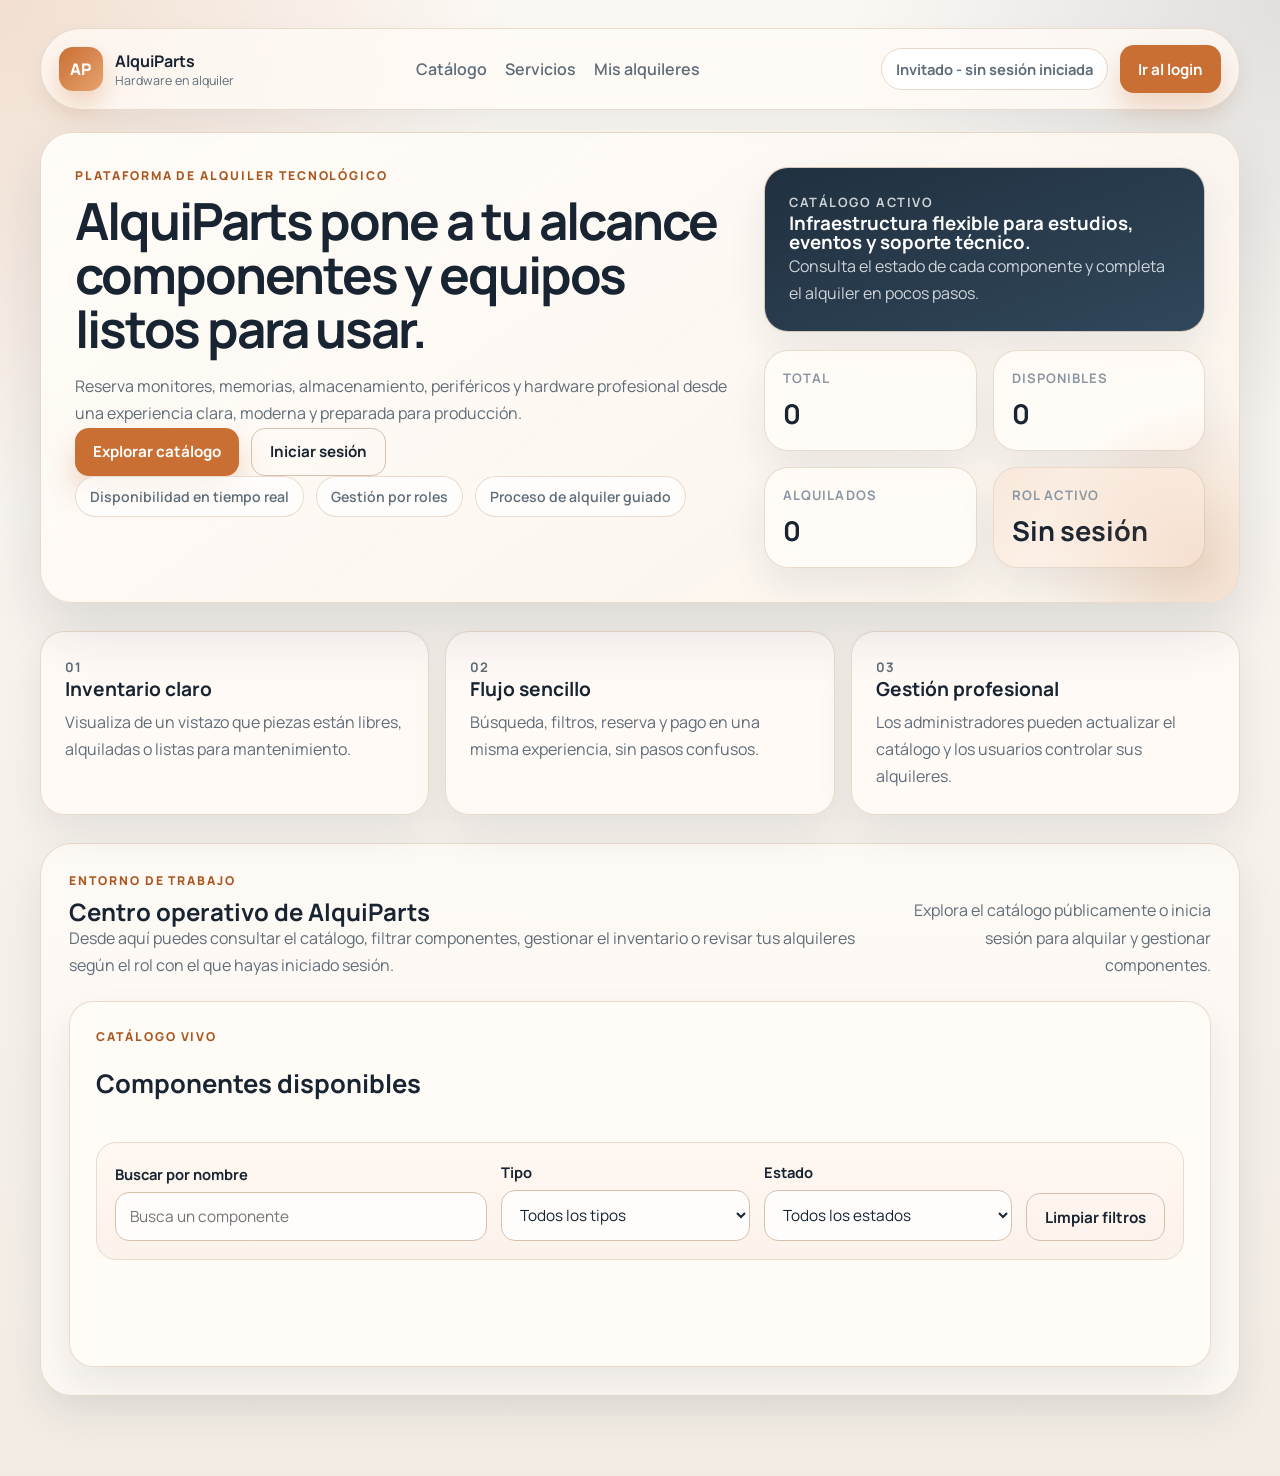
<file: frontend/index.html>
﻿<!DOCTYPE html>
<html lang="es">
<head>
    <meta charset="UTF-8">
    <meta name="viewport" content="width=device-width, initial-scale=1.0">
    <title>AlquiParts | Alquiler profesional de componentes</title>
    <link rel="preconnect" href="https://fonts.googleapis.com">
    <link rel="preconnect" href="https://fonts.gstatic.com" crossorigin>
    <link href="https://fonts.googleapis.com/css2?family=Manrope:wght@400;500;600;700;800&display=swap" rel="stylesheet">
    <link rel="stylesheet" href="Css.css">
</head>
<body>
<div class="page-shell">
    <header class="site-header">
        <a class="brand-mark" href="index.html">
            <span class="brand-icon">AP</span>
            <span>
                <strong>AlquiParts</strong>
                <small>Hardware en alquiler</small>
            </span>
        </a>
        <nav class="site-nav">
            <a href="#catalogo">Catálogo</a>
            <a href="#servicios">Servicios</a>
            <a href="#bloqueAlquileres" id="misAlquileresLink">Mis alquileres</a>
        </nav>
        <div class="nav-actions">
            <p id="usuarioInfo" class="session-chip">Invitado</p>
            <a class="link-button" id="loginLink" href="login.html">Acceder</a>
            <button type="button" id="logoutButton" class="secondary-button compact-button" onclick="cerrarSesion()">Cerrar sesión</button>
        </div>
    </header>

    <section class="hero hero-home">
        <div class="hero-copy hero-copy-wide">
            <p class="eyebrow">Plataforma de alquiler tecnológico</p>
            <h1>AlquiParts pone a tu alcance componentes y equipos listos para usar.</h1>
            <p class="hero-text">Reserva monitores, memorias, almacenamiento, periféricos y hardware profesional desde una experiencia clara, moderna y preparada para producción.</p>
            <div class="hero-cta-row">
                <a class="primary-cta" href="#catalogo">Explorar catálogo</a>
                <a class="ghost-cta" href="login.html">Iniciar sesión</a>
            </div>
            <div class="trust-strip">
                <span>Disponibilidad en tiempo real</span>
                <span>Gestión por roles</span>
                <span>Proceso de alquiler guiado</span>
            </div>
        </div>
        <div class="hero-showcase">
            <div class="showcase-card spotlight-card">
                <p class="spotlight-kicker">Catálogo activo</p>
                <h3>Infraestructura flexible para estudios, eventos y soporte técnico.</h3>
                <p>Consulta el estado de cada componente y completa el alquiler en pocos pasos.</p>
            </div>
            <div class="showcase-stats">
                <article class="mini-stat">
                    <span>Total</span>
                    <strong id="totalComponentes">0</strong>
                </article>
                <article class="mini-stat">
                    <span>Disponibles</span>
                    <strong id="totalDisponibles">0</strong>
                </article>
                <article class="mini-stat">
                    <span>Alquilados</span>
                    <strong id="totalAlquilados">0</strong>
                </article>
                <article class="mini-stat accent-stat">
                    <span>Rol activo</span>
                    <strong id="rolActivo">Sin sesión</strong>
                </article>
            </div>
        </div>
    </section>

    <section class="feature-grid" id="servicios">
        <article class="feature-card">
            <p class="feature-index">01</p>
            <h3>Inventario claro</h3>
            <p>Visualiza de un vistazo que piezas están libres, alquiladas o listas para mantenimiento.</p>
        </article>
        <article class="feature-card">
            <p class="feature-index">02</p>
            <h3>Flujo sencillo</h3>
            <p>Búsqueda, filtros, reserva y pago en una misma experiencia, sin pasos confusos.</p>
        </article>
        <article class="feature-card">
            <p class="feature-index">03</p>
            <h3>Gestión profesional</h3>
            <p>Los administradores pueden actualizar el catálogo y los usuarios controlar sus alquileres.</p>
        </article>
    </section>

    <section class="workspace-shell" id="catalogo">
        <div class="workspace-intro">
            <div>
                <p class="eyebrow">Entorno de trabajo</p>
                <h2>Centro operativo de AlquiParts</h2>
                <p class="hero-text">Desde aquí puedes consultar el catálogo, filtrar componentes, gestionar el inventario o revisar tus alquileres según el rol con el que hayas iniciado sesión.</p>
            </div>
            <p id="mensajeRol" class="status-text status-inline"></p>
        </div>

        <div class="container">
            <div class="form admin-panel" id="bloqueAdmin">
                <div class="section-heading">
                    <p class="eyebrow">Panel administrador</p>
                    <h2 id="tituloFormularioAdmin">Añadir componente</h2>
                </div>
                <p id="mensajeFormularioAdmin" class="status-text"></p>
                <label class="field-label" for="nombre">Nombre</label>
                <input id="nombre" placeholder="Ejemplo: Monitor Dell 27 pulgadas">
                <label class="field-label" for="tipo">Tipo</label>
                <select id="tipo">
                    <option value="">Elegir tipo</option>
                    <option value="Ordenador">Ordenador</option>
                    <option value="Memoria RAM">Memoria RAM</option>
                    <option value="SSD">SSD</option>
                    <option value="HDD">HDD</option>
                    <option value="Grafica">Gráfica</option>
                    <option value="Procesador">Procesador</option>
                    <option value="Placa base">Placa base</option>
                    <option value="Refrigeracion">Refrigeración</option>
                    <option value="Caja">Caja</option>
                    <option value="Fuente de alimentacion">Fuente de alimentación</option>
                    <option value="Monitor">Monitor</option>
                    <option value="Periferico">Periférico</option>
                </select>
                <label class="field-label" for="estado">Estado</label>
                <select id="estado">
                    <option value="">Elegir estado</option>
                    <option value="Disponible">Disponible</option>
                    <option value="Alquilado">Alquilado</option>
                </select>
                <label class="field-label" for="descripcion">Especificaciones</label>
                <textarea id="descripcion" rows="5" placeholder="Describe el componente, su capacidad, compatibilidad, estado estético o cualquier detalle importante."></textarea>
                <div class="user-actions form-actions">
                    <button type="button" id="botonGuardarComponente" onclick="guardar()">Guardar componente</button>
                    <button type="button" class="secondary-button" id="botonCancelarEdicion" onclick="cancelarEdicion()" style="display: none;">Cancelar edición</button>
                </div>
            </div>

            <div class="listado catalog-panel">
                <div class="list-header">
                    <div class="section-heading">
                        <p class="eyebrow">Catálogo vivo</p>
                        <h2>Componentes disponibles</h2>
                    </div>
                </div>
                <div class="filters-bar">
                    <div class="filter-group search-group">
                        <label class="field-label" for="busquedaComponente">Buscar por nombre</label>
                        <input id="busquedaComponente" type="text" placeholder="Busca un componente" oninput="aplicarFiltros()">
                    </div>
                    <div class="filter-group">
                        <label class="field-label" for="filtroTipo">Tipo</label>
                        <select id="filtroTipo" onchange="aplicarFiltros()">
                            <option value="">Todos los tipos</option>
                            <option value="Ordenador">Ordenador</option>
                            <option value="Memoria RAM">Memoria RAM</option>
                            <option value="SSD">SSD</option>
                            <option value="HDD">HDD</option>
                            <option value="Grafica">Gráfica</option>
                            <option value="Procesador">Procesador</option>
                            <option value="Placa base">Placa base</option>
                            <option value="Refrigeracion">Refrigeración</option>
                            <option value="Caja">Caja</option>
                            <option value="Fuente de alimentacion">Fuente de alimentación</option>
                            <option value="Monitor">Monitor</option>
                            <option value="Periferico">Periférico</option>
                        </select>
                    </div>
                    <div class="filter-group">
                        <label class="field-label" for="filtroEstado">Estado</label>
                        <select id="filtroEstado" onchange="aplicarFiltros()">
                            <option value="">Todos los estados</option>
                            <option value="Disponible">Disponible</option>
                            <option value="Alquilado">Alquilado</option>
                        </select>
                    </div>
                    <div class="filter-actions">
                        <button type="button" class="secondary-button" onclick="limpiarFiltros()">Limpiar filtros</button>
                    </div>
                </div>
                <p id="mensajeFiltros" class="status-text"></p>
                <p id="mensajeCatalogoAccion" class="status-text"></p>
                <ul id="lista"></ul>
            </div>
        </div>
    </section>

    <section class="rentals-section" id="bloqueAlquileres">
        <div class="listado rentals-panel">
            <div class="list-header">
                <div class="section-heading">
                    <p class="eyebrow">Area personal</p>
                    <h2>Mis alquileres</h2>
                </div>
                <p id="mensajeAlquileres" class="status-text"></p>
            </div>
            <p id="mensajeAlquilerAccion" class="status-text"></p>
            <ul id="listaAlquileres"></ul>
        </div>
    </section>
</div>
<script src="app.js"></script>
</body>
</html>
</file>
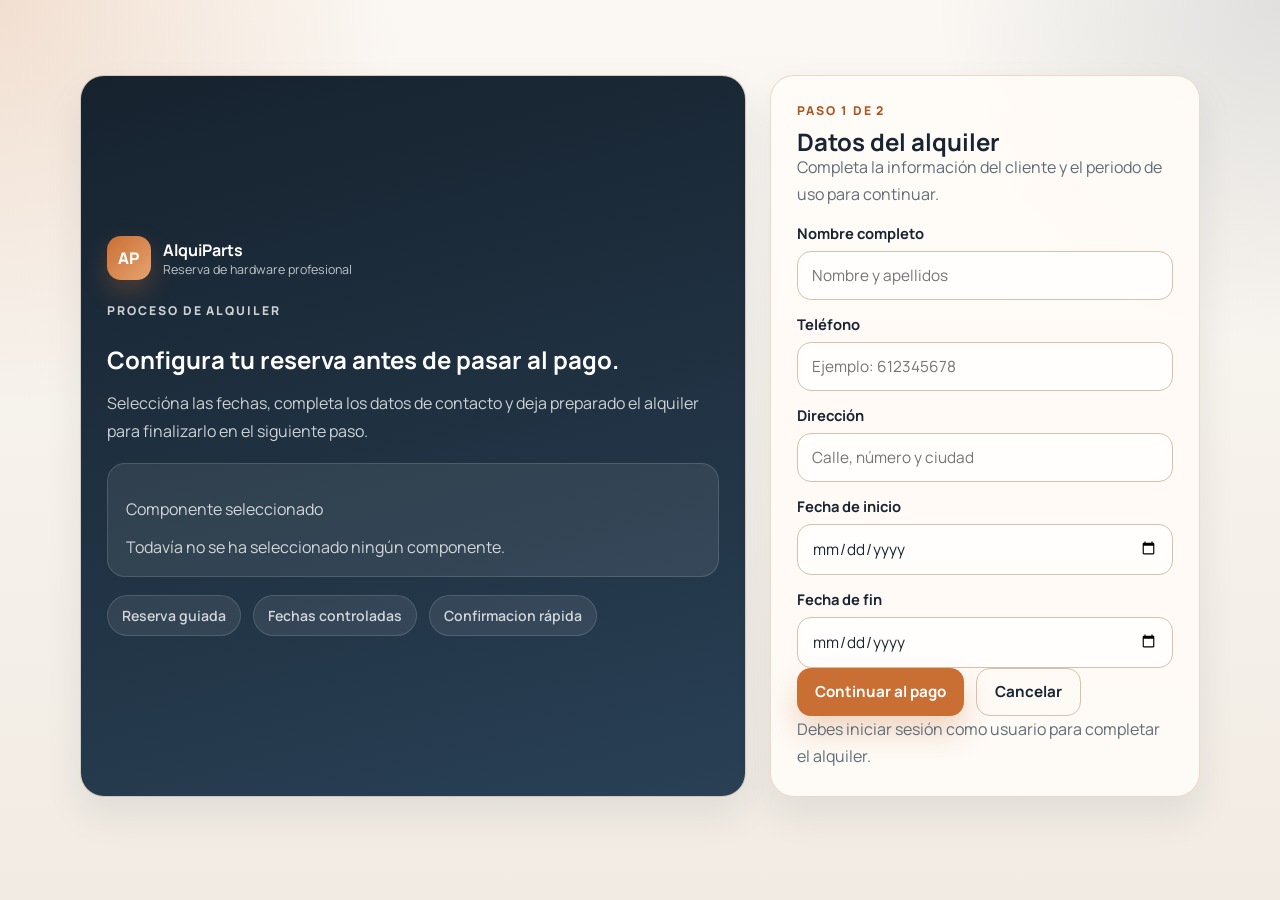
<file: frontend/alquiler.html>
﻿<!DOCTYPE html>
<html lang="es">
<head>
    <meta charset="UTF-8">
    <meta name="viewport" content="width=device-width, initial-scale=1.0">
    <title>Reserva | AlquiParts</title>
    <link rel="preconnect" href="https://fonts.googleapis.com">
    <link rel="preconnect" href="https://fonts.gstatic.com" crossorigin>
    <link href="https://fonts.googleapis.com/css2?family=Manrope:wght@400;500;600;700;800&display=swap" rel="stylesheet">
    <link rel="stylesheet" href="Css.css">
</head>
<body>
<div class="page-shell login-shell">
    <div class="login-layout">
        <aside class="login-side brand-side">
            <a class="brand-mark brand-mark-light" href="index.html">
                <span class="brand-icon">AP</span>
                <span>
                    <strong>AlquiParts</strong>
                    <small>Reserva de hardware profesional</small>
                </span>
            </a>
            <p class="eyebrow">Proceso de alquiler</p>
            <h1>Configura tu reserva antes de pasar al pago.</h1>
            <p class="login-text">Seleccióna las fechas, completa los datos de contacto y deja preparado el alquiler para finalizarlo en el siguiente paso.</p>
            <div class="demo-box" id="resumenComponente">
                <p class="panel-label">Componente seleccionado</p>
                <p class="demo-user">Todavía no se ha seleccionado ningún componente.</p>
            </div>
            <div class="login-side-note">
                <span>Reserva guiada</span>
                <span>Fechas controladas</span>
                <span>Confirmacion rápida</span>
            </div>
        </aside>

        <div class="login-card alquiler-card elevated-card">
            <p class="eyebrow">Paso 1 de 2</p>
            <h2>Datos del alquiler</h2>
            <p class="login-text">Completa la información del cliente y el periodo de uso para continuar.</p>

            <label class="field-label" for="nombreCompleto">Nombre completo</label>
            <input type="text" id="nombreCompleto" placeholder="Nombre y apellidos">

            <label class="field-label" for="telefono">Teléfono</label>
            <input type="text" id="telefono" placeholder="Ejemplo: 612345678">

            <label class="field-label" for="dirección">Dirección</label>
            <input type="text" id="dirección" placeholder="Calle, número y ciudad">

            <label class="field-label" for="fechaInicio">Fecha de inicio</label>
            <input type="date" id="fechaInicio">

            <label class="field-label" for="fechaFin">Fecha de fin</label>
            <input type="date" id="fechaFin">

            <div class="user-actions form-actions">
                <button type="button" onclick="continuarAlPago()">Continuar al pago</button>
                <a class="ghost-cta" href="index.html">Cancelar</a>
            </div>

            <p id="mensajeAlquilerFormulario" class="status-text"></p>
        </div>
    </div>
</div>
<script src="app.js"></script>
</body>
</html>
</file>
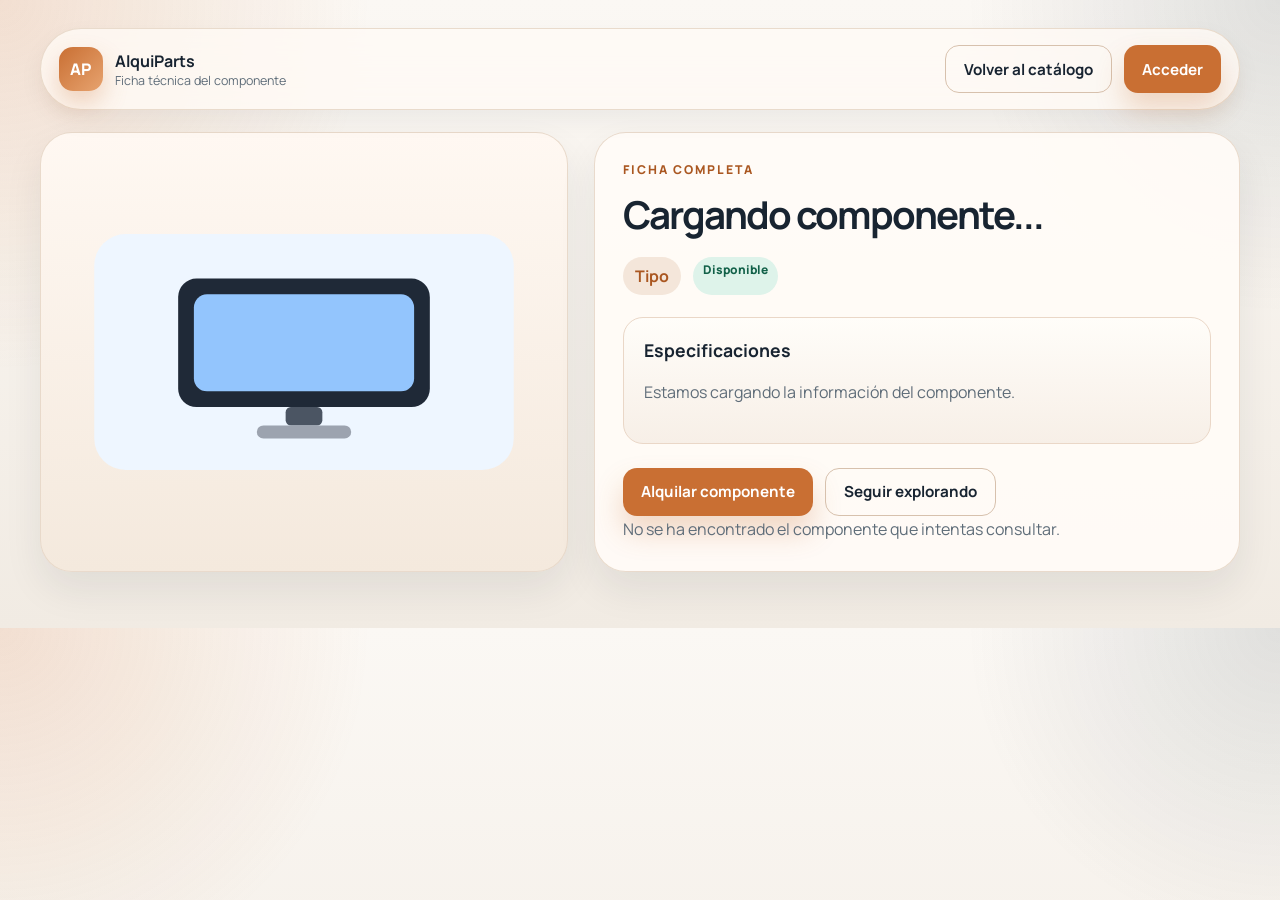
<file: frontend/detalle.html>
<!DOCTYPE html>
<html lang="es">
<head>
    <meta charset="UTF-8">
    <meta name="viewport" content="width=device-width, initial-scale=1.0">
    <title>Ficha del componente | AlquiParts</title>
    <link rel="preconnect" href="https://fonts.googleapis.com">
    <link rel="preconnect" href="https://fonts.gstatic.com" crossorigin>
    <link href="https://fonts.googleapis.com/css2?family=Manrope:wght@400;500;600;700;800&display=swap" rel="stylesheet">
    <link rel="stylesheet" href="Css.css">
</head>
<body>
<div class="page-shell">
    <header class="site-header">
        <a class="brand-mark" href="index.html">
            <span class="brand-icon">AP</span>
            <span>
                <strong>AlquiParts</strong>
                <small>Ficha técnica del componente</small>
            </span>
        </a>
        <div class="nav-actions">
            <a class="ghost-cta" href="index.html">Volver al catálogo</a>
            <a class="link-button" href="login.html">Acceder</a>
        </div>
    </header>

    <section class="detail-shell" id="detalleComponente">
        <div class="detail-media-card">
            <img id="detalleImagen" class="detail-image" src="img/monitor.svg" alt="Componente">
        </div>

        <div class="detail-content-card">
            <p class="eyebrow">Ficha completa</p>
            <h1 id="detalleNombre">Cargando componente...</h1>
            <div class="detail-meta">
                <span id="detalleTipo" class="detail-pill">Tipo</span>
                <span id="detalleEstado" class="badge disponible">Disponible</span>
            </div>

            <div class="detail-block">
                <h2>Especificaciones</h2>
                <p id="detalleDescripcion" class="detail-description">Estamos cargando la información del componente.</p>
            </div>

            <div class="detail-actions">
                <button type="button" id="detalleAlquilarBtn" onclick="alquilarDesdeDetalle()">Alquilar componente</button>
                <a class="ghost-cta" href="index.html#catalogo" onclick="volverAExplorar(event)">Seguir explorando</a>
            </div>

            <p id="mensajeDetalleComponente" class="status-text"></p>
        </div>
    </section>
</div>
<script src="app.js"></script>
</body>
</html>
</file>
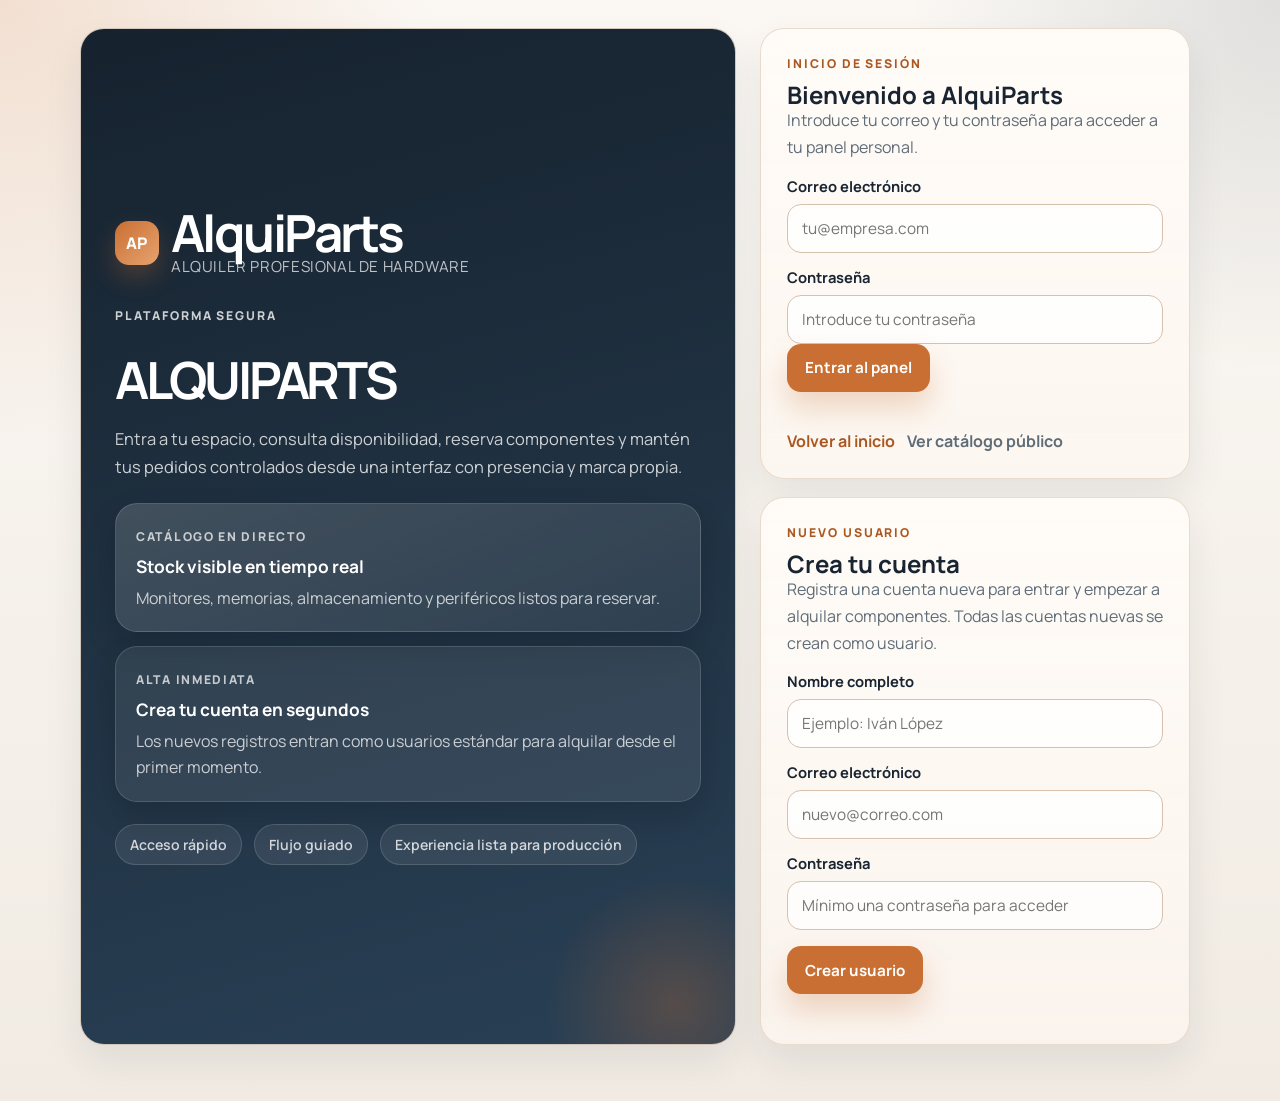
<file: frontend/login.html>
﻿<!DOCTYPE html>
<html lang="es">
<head>
    <meta charset="UTF-8">
    <meta name="viewport" content="width=device-width, initial-scale=1.0">
    <title>Acceso | AlquiParts</title>
    <link rel="preconnect" href="https://fonts.googleapis.com">
    <link rel="preconnect" href="https://fonts.gstatic.com" crossorigin>
    <link href="https://fonts.googleapis.com/css2?family=Manrope:wght@400;500;600;700;800&display=swap" rel="stylesheet">
    <link rel="stylesheet" href="Css.css">
</head>
<body>
<div class="page-shell login-shell">
    <div class="login-layout login-layout-enhanced">
        <aside class="login-side brand-side login-side-hero">
            <a class="brand-mark brand-mark-light" href="index.html">
                <span class="brand-icon">AP</span>
                <span>
                    <strong>AlquiParts</strong>
                    <small>Alquiler profesional de hardware</small>
                </span>
            </a>
            <p class="eyebrow">Plataforma segura</p>
            <h1>ALQUIPARTS</h1>
            <p class="login-text">Entra a tu espacio, consulta disponibilidad, reserva componentes y mantén tus pedidos controlados desde una interfaz con presencia y marca propia.</p>

            <div class="login-spotlight-grid">
                <article class="login-spotlight-card login-spotlight-card-strong">
                    <span class="login-spotlight-label">Catálogo en directo</span>
                    <strong>Stock visible en tiempo real</strong>
                    <p>Monitores, memorias, almacenamiento y periféricos listos para reservar.</p>
                </article>
                <article class="login-spotlight-card">
                    <span class="login-spotlight-label">Alta inmediata</span>
                    <strong>Crea tu cuenta en segundos</strong>
                    <p>Los nuevos registros entran como usuarios estándar para alquilar desde el primer momento.</p>
                </article>
            </div>

            <div class="login-side-note login-side-note-wide">
                <span>Acceso rápido</span>
                <span>Flujo guiado</span>
                <span>Experiencia lista para producción</span>
            </div>
        </aside>

        <div class="login-card-stack">
            <section class="login-card elevated-card auth-panel auth-panel-primary">
                <p class="eyebrow">Inicio de sesión</p>
                <h2>Bienvenido a AlquiParts</h2>
                <p class="login-text">Introduce tu correo y tu contraseña para acceder a tu panel personal.</p>

                <label class="field-label" for="email">Correo electrónico</label>
                <input type="email" id="email" placeholder="tu@empresa.com">
                <label class="field-label" for="password">Contraseña</label>
                <input type="password" id="password" placeholder="Introduce tu contraseña">

                <button onclick="login()">Entrar al panel</button>
                <p id="mensajeLogin" class="status-text"></p>
                <div class="login-links-row">
                    <a class="link-inline" href="index.html">Volver al inicio</a>
                    <a class="link-inline muted-inline" href="index.html#catalogo">Ver catálogo público</a>
                </div>
            </section>

            <section class="login-card elevated-card auth-panel auth-panel-secondary">
                <p class="eyebrow">Nuevo usuario</p>
                <h2>Crea tu cuenta</h2>
                <p class="login-text">Registra una cuenta nueva para entrar y empezar a alquilar componentes. Todas las cuentas nuevas se crean como usuario.</p>

                <label class="field-label" for="registerNombre">Nombre completo</label>
                <input type="text" id="registerNombre" placeholder="Ejemplo: Iván López">

                <label class="field-label" for="registerEmail">Correo electrónico</label>
                <input type="email" id="registerEmail" placeholder="nuevo@correo.com">

                <label class="field-label" for="registerPassword">Contraseña</label>
                <input type="password" id="registerPassword" placeholder="Mínimo una contraseña para acceder">

                <button onclick="register()">Crear usuario</button>
                <p id="mensajeRegistro" class="status-text"></p>
            </section>
        </div>
    </div>
</div>
<script src="app.js"></script>
</body>
</html>
</file>
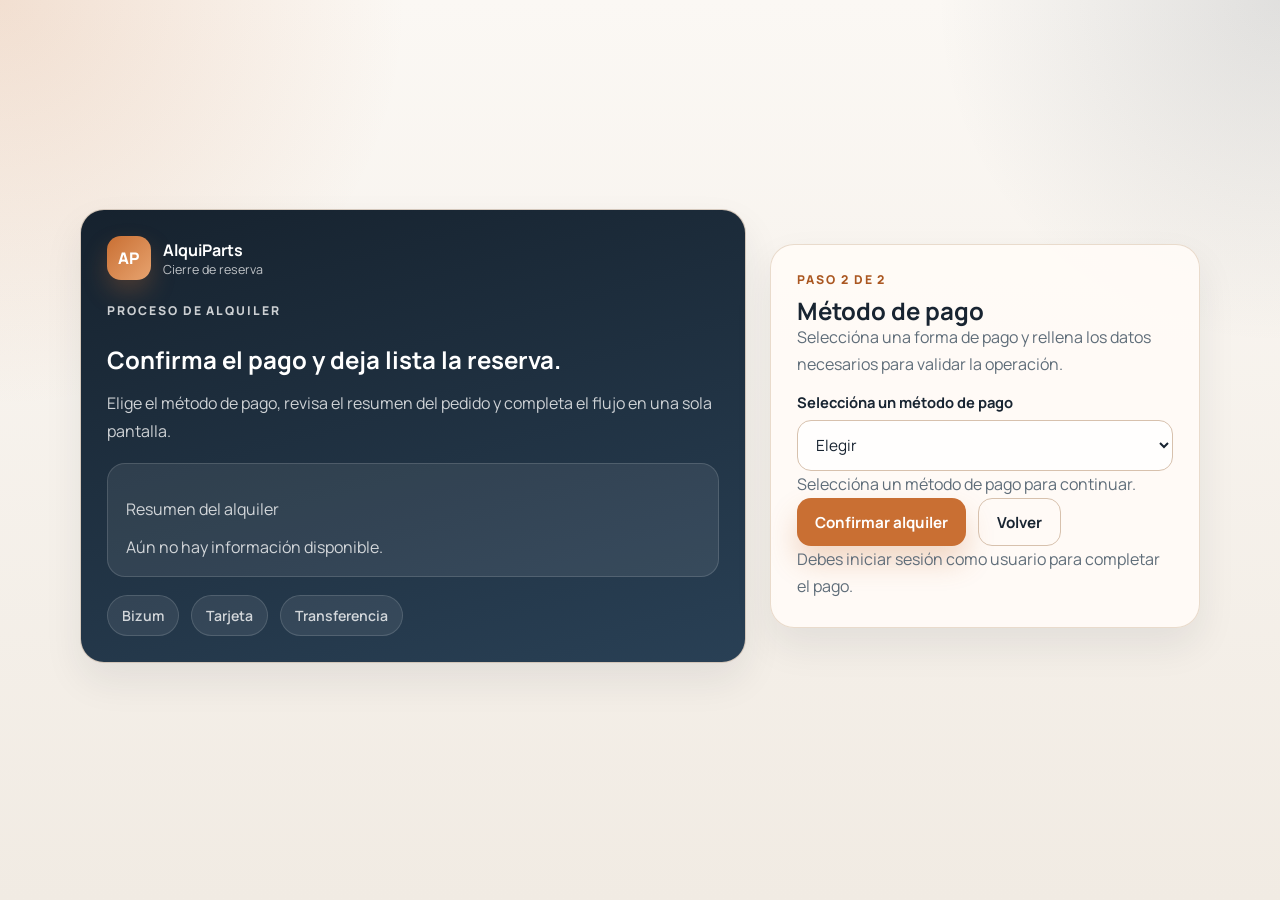
<file: frontend/pago.html>
﻿<!DOCTYPE html>
<html lang="es">
<head>
    <meta charset="UTF-8">
    <meta name="viewport" content="width=device-width, initial-scale=1.0">
    <title>Pago | AlquiParts</title>
    <link rel="preconnect" href="https://fonts.googleapis.com">
    <link rel="preconnect" href="https://fonts.gstatic.com" crossorigin>
    <link href="https://fonts.googleapis.com/css2?family=Manrope:wght@400;500;600;700;800&display=swap" rel="stylesheet">
    <link rel="stylesheet" href="Css.css">
</head>
<body>
<div class="page-shell login-shell">
    <div class="login-layout">
        <aside class="login-side brand-side">
            <a class="brand-mark brand-mark-light" href="index.html">
                <span class="brand-icon">AP</span>
                <span>
                    <strong>AlquiParts</strong>
                    <small>Cierre de reserva</small>
                </span>
            </a>
            <p class="eyebrow">Proceso de alquiler</p>
            <h1>Confirma el pago y deja lista la reserva.</h1>
            <p class="login-text">Elige el método de pago, revisa el resumen del pedido y completa el flujo en una sola pantalla.</p>
            <div class="demo-box" id="resumenPago">
                <p class="panel-label">Resumen del alquiler</p>
                <p class="demo-user">Aún no hay información disponible.</p>
            </div>
            <div class="login-side-note">
                <span>Bizum</span>
                <span>Tarjeta</span>
                <span>Transferencia</span>
            </div>
        </aside>

        <div class="login-card alquiler-card elevated-card">
            <p class="eyebrow">Paso 2 de 2</p>
            <h2>Método de pago</h2>
            <p class="login-text">Seleccióna una forma de pago y rellena los datos necesarios para validar la operación.</p>

            <label class="field-label" for="métodoPago">Seleccióna un método de pago</label>
            <select id="métodoPago" onchange="actualizarCamposPago()">
                <option value="">Elegir</option>
                <option value="Bizum">Bizum</option>
                <option value="Tarjeta">Tarjeta</option>
                <option value="Transferencia">Transferencia</option>
            </select>

            <p id="ayudaPago" class="status-text helper-text">Seleccióna un método de pago para continuar.</p>
            <div id="detallePago" class="payment-fields"></div>

            <div class="user-actions form-actions">
                <button type="button" onclick="confirmarAlquiler()">Confirmar alquiler</button>
                <a class="ghost-cta" href="alquiler.html">Volver</a>
            </div>

            <p id="mensajePagoFormulario" class="status-text"></p>
        </div>
    </div>
</div>
<script src="app.js"></script>
</body>
</html>
</file>
<file: frontend/Css.css>
﻿:root {
    --bg-main: #f4efe8;
    --bg-alt: #f8f4ee;
    --surface: rgba(255, 251, 247, 0.92);
    --surface-strong: #fffdfa;
    --surface-dark: #182431;
    --line: #e7d7c8;
    --line-strong: #d7c1ad;
    --text-main: #182431;
    --text-soft: #5f6d79;
    --text-muted: #8a97a3;
    --brand: #c96f33;
    --brand-dark: #aa5721;
    --brand-soft: #f3dfd1;
    --success: #1f7a62;
    --success-dark: #155b49;
    --danger: #a23d3d;
    --navy: #20303f;
    --shadow-xl: 0 28px 60px rgba(24, 36, 49, 0.12);
    --shadow-lg: 0 18px 38px rgba(24, 36, 49, 0.08);
    --shadow-sm: 0 10px 24px rgba(24, 36, 49, 0.06);
    --radius-xl: 32px;
    --radius-lg: 24px;
    --radius-md: 18px;
    --radius-sm: 14px;
}

* {
    box-sizing: border-box;
}

html {
    scroll-behavior: smooth;
}

body {
    margin: 0;
    font-family: "Manrope", "Segoe UI", sans-serif;
    color: var(--text-main);
    background:
        radial-gradient(circle at top left, rgba(201, 111, 51, 0.18), transparent 26%),
        radial-gradient(circle at top right, rgba(32, 48, 63, 0.12), transparent 22%),
        linear-gradient(180deg, #fbf8f4 0%, #f1ebe3 100%);
}

.page-shell {
    max-width: 1240px;
    margin: 0 auto;
    padding: 28px 20px 56px;
}

.site-header {
    display: flex;
    align-items: center;
    justify-content: space-between;
    gap: 20px;
    margin-bottom: 22px;
    padding: 16px 18px;
    border: 1px solid rgba(231, 215, 200, 0.9);
    background: rgba(255, 250, 245, 0.8);
    backdrop-filter: blur(16px);
    border-radius: 999px;
    box-shadow: var(--shadow-sm);
    position: sticky;
    top: 18px;
    z-index: 20;
}

.brand-mark {
    display: inline-flex;
    align-items: center;
    gap: 12px;
    color: var(--text-main);
    text-decoration: none;
}

.brand-mark strong,
.brand-mark small {
    display: block;
}

.brand-mark strong {
    font-size: 1rem;
}

.brand-mark small {
    color: var(--text-soft);
    font-size: 0.78rem;
}

.brand-mark-light {
    color: #fff;
}

.brand-mark-light small {
    color: rgba(255, 255, 255, 0.72);
}

.brand-icon {
    width: 44px;
    height: 44px;
    border-radius: 14px;
    display: inline-flex;
    align-items: center;
    justify-content: center;
    background: linear-gradient(135deg, var(--brand) 0%, #e7a36f 100%);
    color: white;
    font-weight: 800;
    letter-spacing: 0.06em;
    box-shadow: 0 12px 24px rgba(201, 111, 51, 0.28);
}

.site-nav {
    display: inline-flex;
    gap: 18px;
}

.site-nav a {
    color: var(--text-soft);
    text-decoration: none;
    font-weight: 600;
}

.site-nav a:hover,
.link-inline:hover {
    color: var(--brand-dark);
}

.nav-actions,
.user-actions,
.hero-cta-row,
.login-links-row,
.trust-strip,
.login-side-note {
    display: flex;
    flex-wrap: wrap;
    gap: 12px;
    align-items: center;
}

.session-chip {
    margin: 0;
    padding: 10px 14px;
    border-radius: 999px;
    background: #fff;
    border: 1px solid var(--line);
    color: var(--text-soft);
    font-size: 0.92rem;
    font-weight: 700;
}

.hero {
    display: grid;
    grid-template-columns: minmax(0, 1.2fr) minmax(320px, 0.8fr);
    gap: 28px;
    align-items: stretch;
    margin-bottom: 28px;
    padding: 34px;
    border-radius: var(--radius-xl);
    background: linear-gradient(145deg, rgba(255, 252, 248, 0.96) 0%, rgba(250, 243, 235, 0.94) 100%);
    border: 1px solid rgba(231, 215, 200, 0.9);
    box-shadow: var(--shadow-xl);
}

.hero-home {
    position: relative;
    overflow: hidden;
}

.hero-home::after {
    content: "";
    position: absolute;
    inset: auto -120px -120px auto;
    width: 320px;
    height: 320px;
    border-radius: 50%;
    background: radial-gradient(circle, rgba(201, 111, 51, 0.18) 0%, transparent 70%);
}

.hero-copy-wide {
    max-width: 690px;
}

.hero h1,
.login-side h1,
.login-card h2,
.workspace-intro h2,
.feature-card h3,
.spotlight-card h3 {
    margin: 0;
    line-height: 1.05;
}

.hero h1 {
    font-size: clamp(2.6rem, 4vw, 4.5rem);
    margin-bottom: 18px;
    letter-spacing: -0.04em;
}

.eyebrow {
    margin: 0 0 10px;
    font-size: 0.76rem;
    font-weight: 800;
    letter-spacing: 0.16em;
    text-transform: uppercase;
    color: var(--brand-dark);
}

.hero-text,
.login-text,
.status-text,
.feature-card p,
.spotlight-card p {
    margin: 0;
    color: var(--text-soft);
    line-height: 1.7;
}

.primary-cta,
.ghost-cta,
button,
.link-button {
    display: inline-flex;
    align-items: center;
    justify-content: center;
    min-height: 48px;
    padding: 12px 18px;
    border: none;
    border-radius: 14px;
    font-family: inherit;
    font-size: 0.95rem;
    font-weight: 700;
    text-decoration: none;
    cursor: pointer;
    transition: transform 0.18s ease, box-shadow 0.18s ease, background 0.18s ease, color 0.18s ease;
}

.primary-cta,
button,
.link-button {
    background: var(--brand);
    color: #fff;
    box-shadow: 0 16px 28px rgba(201, 111, 51, 0.25);
}

.primary-cta:hover,
button:hover,
.link-button:hover {
    background: var(--brand-dark);
    transform: translateY(-1px);
}

button:disabled {
    cursor: not-allowed;
    opacity: 0.6;
    transform: none;
    box-shadow: none;
}

.ghost-cta,
.secondary-button {
    background: transparent;
    color: var(--text-main);
    border: 1px solid var(--line-strong);
    box-shadow: none;
}

.ghost-cta:hover,
.secondary-button:hover {
    background: rgba(255, 255, 255, 0.75);
    color: var(--brand-dark);
}

.compact-button {
    min-height: 42px;
    padding: 10px 14px;
}

.trust-strip span,
.login-side-note span {
    padding: 10px 14px;
    border-radius: 999px;
    background: rgba(255, 255, 255, 0.7);
    border: 1px solid rgba(231, 215, 200, 0.9);
    color: var(--text-soft);
    font-size: 0.88rem;
    font-weight: 600;
}

.hero-showcase {
    display: flex;
    flex-direction: column;
    gap: 18px;
}

.spotlight-card,
.summary-card,
.feature-card,
.form,
.listado,
.login-card,
.login-side,
.mini-stat {
    background: var(--surface);
    border: 1px solid rgba(231, 215, 200, 0.9);
    box-shadow: var(--shadow-lg);
    border-radius: var(--radius-lg);
}

.spotlight-card {
    padding: 24px;
    background: linear-gradient(160deg, #20303f 0%, #31475b 100%);
    color: #fff;
}

.spotlight-card p,
.spotlight-kicker {
    color: rgba(255, 255, 255, 0.78);
}

.spotlight-kicker {
    margin: 0 0 8px;
    font-size: 0.8rem;
    font-weight: 700;
    letter-spacing: 0.12em;
    text-transform: uppercase;
}

.showcase-stats,
.summary-grid,
.feature-grid {
    display: grid;
    gap: 16px;
}

.showcase-stats {
    grid-template-columns: repeat(2, minmax(0, 1fr));
}

.mini-stat {
    padding: 18px;
}

.mini-stat span,
.summary-label,
.feature-index {
    display: block;
    margin-bottom: 8px;
    color: var(--text-muted);
    font-size: 0.82rem;
    font-weight: 700;
    text-transform: uppercase;
    letter-spacing: 0.08em;
}

.mini-stat strong,
.summary-value {
    font-size: 1.7rem;
}

.accent-stat {
    background: linear-gradient(135deg, #f9e8db 0%, #fff9f3 100%);
}

.feature-grid {
    grid-template-columns: repeat(3, minmax(0, 1fr));
    margin-bottom: 28px;
}

.feature-card {
    padding: 24px;
}

.feature-card h3 {
    margin-bottom: 10px;
    font-size: 1.2rem;
}

.workspace-shell {
    margin-bottom: 24px;
    padding: 28px;
    border-radius: var(--radius-xl);
    background: rgba(255, 251, 247, 0.76);
    border: 1px solid rgba(231, 215, 200, 0.9);
    box-shadow: var(--shadow-lg);
}

.workspace-intro,
.list-header {
    display: flex;
    justify-content: space-between;
    gap: 18px;
    align-items: end;
}

.status-inline {
    max-width: 320px;
    text-align: right;
}

.container {
    display: grid;
    grid-template-columns: minmax(280px, 330px) 1fr;
    gap: 24px;
    align-items: start;
    margin-top: 22px;
}

.container.single-column {
    grid-template-columns: 1fr;
}

.form,
.listado,
.login-card,
.login-side {
    padding: 26px;
}

.admin-panel {
    position: sticky;
    top: 110px;
}

.rentals-section {
    margin-top: 24px;
}

.rentals-panel {
    background: linear-gradient(180deg, rgba(255, 251, 247, 0.95) 0%, rgba(248, 242, 235, 0.92) 100%);
}

.login-shell {
    min-height: 100vh;
    display: flex;
    align-items: center;
    justify-content: center;
}

.login-layout {
    display: grid;
    grid-template-columns: minmax(320px, 1fr) minmax(360px, 430px);
    gap: 24px;
    width: min(1120px, 100%);
}

.login-side {
    display: flex;
    flex-direction: column;
    justify-content: center;
    gap: 18px;
    background: linear-gradient(165deg, #16222e 0%, #294055 100%);
    color: white;
}

.login-side .eyebrow,
.login-side .login-text,
.login-side .panel-label,
.login-side-note span,
.demo-box,
.demo-user {
    color: rgba(255, 255, 255, 0.78);
}

.brand-side .brand-mark {
    margin-bottom: 4px;
}

.demo-box {
    padding: 18px;
    border-radius: var(--radius-md);
    background: rgba(255, 255, 255, 0.08);
    border: 1px solid rgba(255, 255, 255, 0.14);
}

.demo-user {
    margin: 8px 0 0;
}

.login-side-note span {
    background: rgba(255, 255, 255, 0.08);
    border-color: rgba(255, 255, 255, 0.14);
}

.elevated-card {
    align-self: center;
    width: min(430px, 100%);
}

.section-heading h2 {
    font-size: 1.6rem;
}

.field-label {
    display: inline-block;
    margin-top: 14px;
    margin-bottom: 8px;
    font-size: 0.92rem;
    font-weight: 700;
    color: var(--text-main);
}

input,
select,
textarea {
    display: block;
    width: 100%;
    padding: 13px 14px;
    border: 1px solid var(--line-strong);
    border-radius: 14px;
    background: rgba(255, 255, 255, 0.82);
    color: var(--text-main);
    font-family: inherit;
    font-size: 0.96rem;
    transition: border-color 0.2s ease, box-shadow 0.2s ease, background 0.2s ease;
}

input:focus,
select:focus,
textarea:focus {
    outline: none;
    border-color: rgba(201, 111, 51, 0.8);
    background: #fff;
    box-shadow: 0 0 0 4px rgba(201, 111, 51, 0.12);
}

textarea {
    resize: vertical;
    min-height: 130px;
}

.filters-bar {
    display: grid;
    grid-template-columns: minmax(240px, 1.5fr) repeat(2, minmax(180px, 1fr)) auto;
    gap: 14px;
    align-items: end;
    margin-top: 20px;
    padding: 18px;
    border-radius: 20px;
    background: linear-gradient(180deg, #fff8f2 0%, #fbf2ea 100%);
    border: 1px solid #ecd9c8;
}

.filter-group .field-label {
    margin-top: 0;
}

.filter-actions {
    display: flex;
    justify-content: flex-end;
}

.listado ul {
    list-style: none;
    padding: 0;
    margin: 18px 0 0;
}

#lista.catalog-grid {
    display: grid;
    grid-template-columns: repeat(auto-fill, minmax(260px, 1fr));
    gap: 16px;
}

.item-card {
    display: flex;
    justify-content: space-between;
    align-items: center;
    gap: 16px;
    padding: 18px;
    margin-bottom: 12px;
    border: 1px solid #ead7c7;
    border-radius: 18px;
    background: linear-gradient(180deg, #fffdfa 0%, #f9f3ec 100%);
    box-shadow: var(--shadow-sm);
}

.component-focus {
    border-color: rgba(201, 111, 51, 0.95);
    box-shadow: 0 0 0 4px rgba(201, 111, 51, 0.14), 0 22px 34px rgba(24, 36, 49, 0.12);
}

#lista.catalog-grid .item-card {
    height: 100%;
    margin-bottom: 0;
    flex-direction: column;
    align-items: stretch;
}

#lista.catalog-grid .item-card .secondary-button,
#lista.catalog-grid .item-card .rent-button,
#lista.catalog-grid .item-card .delete-button {
    width: 100%;
}

.item-image {
    width: 118px;
    height: 78px;
    object-fit: cover;
    border-radius: 16px;
    flex-shrink: 0;
    background: #f3ebe3;
    border: 1px solid #e5d3c4;
}

#lista.catalog-grid .item-image {
    width: 100%;
    height: 158px;
}

.item-info {
    display: flex;
    flex-direction: column;
    gap: 6px;
    flex: 1;
}

.item-info strong {
    font-size: 1rem;
}

.item-info span {
    color: var(--text-soft);
}

#lista.catalog-grid .item-info {
    width: 100%;
}

#lista.catalog-grid .item-card button {
    width: 100%;
}

.badge {
    display: inline-flex;
    width: fit-content;
    padding: 4px 10px;
    border-radius: 999px;
    font-size: 12px;
    font-weight: 800;
}

.badge.disponible {
    background: #def3ea;
    color: #126149;
}

.badge.alquilado {
    background: #fae0d7;
    color: #9d3b2a;
}

.rent-button {
    background: var(--success);
    box-shadow: 0 14px 26px rgba(31, 122, 98, 0.2);
}

.rent-button:hover {
    background: var(--success-dark);
}

.return-button {
    background: #8d5a21;
    box-shadow: 0 14px 26px rgba(141, 90, 33, 0.18);
}

.return-button:hover {
    background: #724716;
}

.delete-button {
    background: var(--danger);
    box-shadow: 0 14px 26px rgba(162, 61, 61, 0.18);
}

.delete-button:hover {
    background: #8d3434;
}

.link-inline {
    color: var(--brand-dark);
    text-decoration: none;
    font-weight: 700;
}

.muted-inline {
    color: var(--text-soft);
}

.status-text {
    min-height: 24px;
}

#mensajeLogin,
#mensajeFiltros,
#mensajeRol,
#mensajeAlquileres {
    margin-top: 14px;
}

@media (max-width: 1080px) {
    .site-header,
    .hero,
    .workspace-intro,
    .list-header,
    .container,
    .login-layout {
        grid-template-columns: 1fr;
        display: grid;
    }

    .site-header {
        border-radius: 28px;
    }

    .site-nav,
    .nav-actions {
        justify-content: flex-start;
    }

    .feature-grid {
        grid-template-columns: 1fr;
    }

    .admin-panel {
        position: static;
    }
}

@media (max-width: 820px) {
    .showcase-stats,
    .summary-grid {
        grid-template-columns: repeat(2, minmax(0, 1fr));
    }

    .filters-bar {
        grid-template-columns: 1fr 1fr;
    }

    .search-group,
    .filter-actions {
        grid-column: 1 / -1;
    }
}

@media (max-width: 620px) {
    .page-shell {
        padding: 18px 14px 36px;
    }

    .site-header,
    .hero,
    .workspace-shell,
    .form,
    .listado,
    .login-card,
    .login-side {
        padding: 20px;
    }

    .hero h1 {
        font-size: 2.3rem;
    }

    .showcase-stats,
    .summary-grid,
    .filters-bar,
    #lista.catalog-grid {
        grid-template-columns: 1fr;
    }

    .item-card {
        flex-direction: column;
        align-items: flex-start;
    }

    .site-nav {
        display: none;
    }
}

.login-card-stack {
    display: grid;
    gap: 20px;
    align-self: center;
}

.auth-panel {
    width: min(430px, 100%);
}

.auth-panel-secondary {
    background: linear-gradient(180deg, rgba(255, 251, 247, 0.98) 0%, rgba(250, 244, 237, 0.94) 100%);
}

.auth-grid {
    display: grid;
    grid-template-columns: repeat(2, minmax(0, 1fr));
    gap: 14px;
}

.auth-panel-secondary button {
    margin-top: 16px;
}

@media (max-width: 620px) {
    .auth-grid {
        grid-template-columns: 1fr;
    }
}

.login-layout-enhanced {
    grid-template-columns: minmax(380px, 1.1fr) minmax(360px, 440px);
    align-items: stretch;
}

.login-side-hero {
    position: relative;
    overflow: hidden;
    gap: 22px;
    padding: 34px;
}

.login-side-hero::after {
    content: "";
    position: absolute;
    right: -70px;
    bottom: -90px;
    width: 260px;
    height: 260px;
    border-radius: 50%;
    background: radial-gradient(circle, rgba(201, 111, 51, 0.28) 0%, rgba(201, 111, 51, 0) 70%);
}

.login-side-hero .brand-mark {
    margin-bottom: 8px;
}

.login-side-hero .brand-mark strong {
    font-size: clamp(1.8rem, 4vw, 3.3rem);
    letter-spacing: -0.05em;
    line-height: 0.92;
}

.login-side-hero .brand-mark small {
    font-size: 0.95rem;
    letter-spacing: 0.04em;
    text-transform: uppercase;
}

.login-side-hero h1 {
    font-size: clamp(2.5rem, 4vw, 4.4rem);
    letter-spacing: -0.06em;
    line-height: 0.92;
}

.login-side-hero .login-text {
    max-width: 620px;
    font-size: 1.03rem;
}

.login-card-stack {
    gap: 18px;
}

.auth-panel-primary {
    background: linear-gradient(180deg, rgba(255, 251, 247, 0.98) 0%, rgba(252, 246, 239, 0.96) 100%);
}

.login-spotlight-grid {
    display: grid;
    gap: 14px;
}

.login-spotlight-card {
    position: relative;
    z-index: 1;
    padding: 20px;
    border-radius: 22px;
    background: rgba(255, 255, 255, 0.08);
    border: 1px solid rgba(255, 255, 255, 0.14);
    box-shadow: 0 14px 30px rgba(6, 12, 18, 0.18);
}

.login-spotlight-card-strong {
    background: linear-gradient(160deg, rgba(255, 255, 255, 0.16) 0%, rgba(255, 255, 255, 0.06) 100%);
}

.login-spotlight-card strong {
    display: block;
    margin-bottom: 8px;
    font-size: 1.08rem;
    color: #fff;
}

.login-spotlight-card p {
    margin: 0;
    color: rgba(255, 255, 255, 0.74);
    line-height: 1.6;
}

.login-spotlight-label {
    display: inline-flex;
    margin-bottom: 10px;
    font-size: 0.76rem;
    font-weight: 800;
    letter-spacing: 0.14em;
    text-transform: uppercase;
    color: rgba(255, 255, 255, 0.72);
}

.login-side-note-wide {
    position: relative;
    z-index: 1;
}

.detail-shell {
    display: grid;
    grid-template-columns: minmax(320px, 0.9fr) minmax(0, 1.1fr);
    gap: 26px;
    align-items: stretch;
    margin-top: 18px;
}

.detail-media-card,
.detail-content-card {
    padding: 28px;
    border-radius: var(--radius-xl);
    border: 1px solid rgba(231, 215, 200, 0.9);
    box-shadow: var(--shadow-lg);
}

.detail-media-card {
    background: linear-gradient(180deg, #fff8f2 0%, #f4e9dd 100%);
    display: flex;
    align-items: center;
    justify-content: center;
    min-height: 420px;
}

.detail-content-card {
    background: rgba(255, 251, 247, 0.95);
}

.detail-image {
    width: min(100%, 420px);
    max-height: 340px;
    object-fit: contain;
}

.detail-content-card h1 {
    font-size: clamp(2rem, 3vw, 3.6rem);
    letter-spacing: -0.05em;
    margin: 0 0 16px;
}

.detail-meta {
    display: flex;
    flex-wrap: wrap;
    gap: 12px;
    margin-bottom: 22px;
}

.detail-pill {
    display: inline-flex;
    align-items: center;
    padding: 8px 12px;
    border-radius: 999px;
    background: #f4e6da;
    color: var(--brand-dark);
    font-weight: 700;
}

.detail-block {
    padding: 20px;
    border-radius: 20px;
    background: linear-gradient(180deg, #fffdf9 0%, #f7efe7 100%);
    border: 1px solid #ead7c7;
}

.detail-block h2 {
    margin: 0 0 12px;
    font-size: 1.1rem;
}

.detail-description {
    line-height: 1.8;
    color: var(--text-soft);
    white-space: pre-wrap;
}

.detail-actions {
    display: flex;
    flex-wrap: wrap;
    gap: 12px;
    margin-top: 24px;
}

@media (max-width: 1080px) {
    .login-layout-enhanced {
        grid-template-columns: 1fr;
    }

    .detail-shell {
        grid-template-columns: 1fr;
    }
}
</file>
